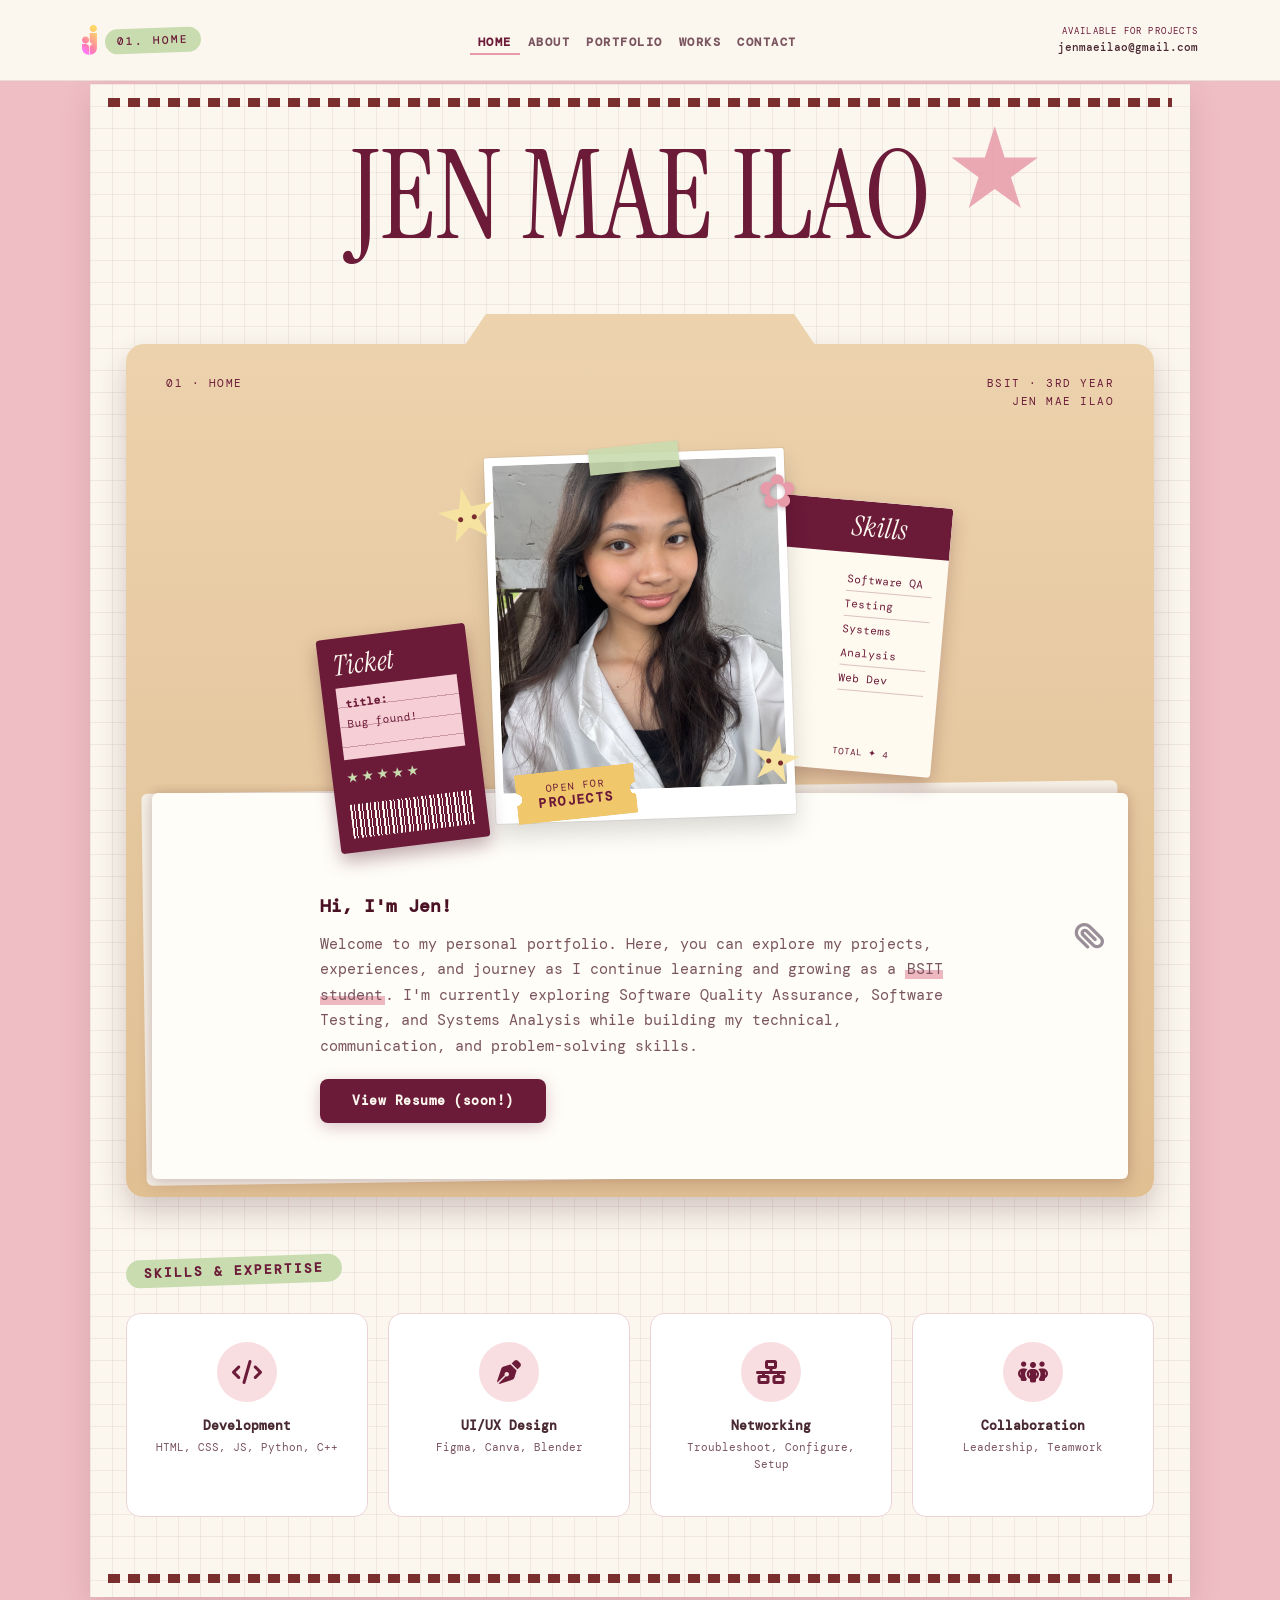
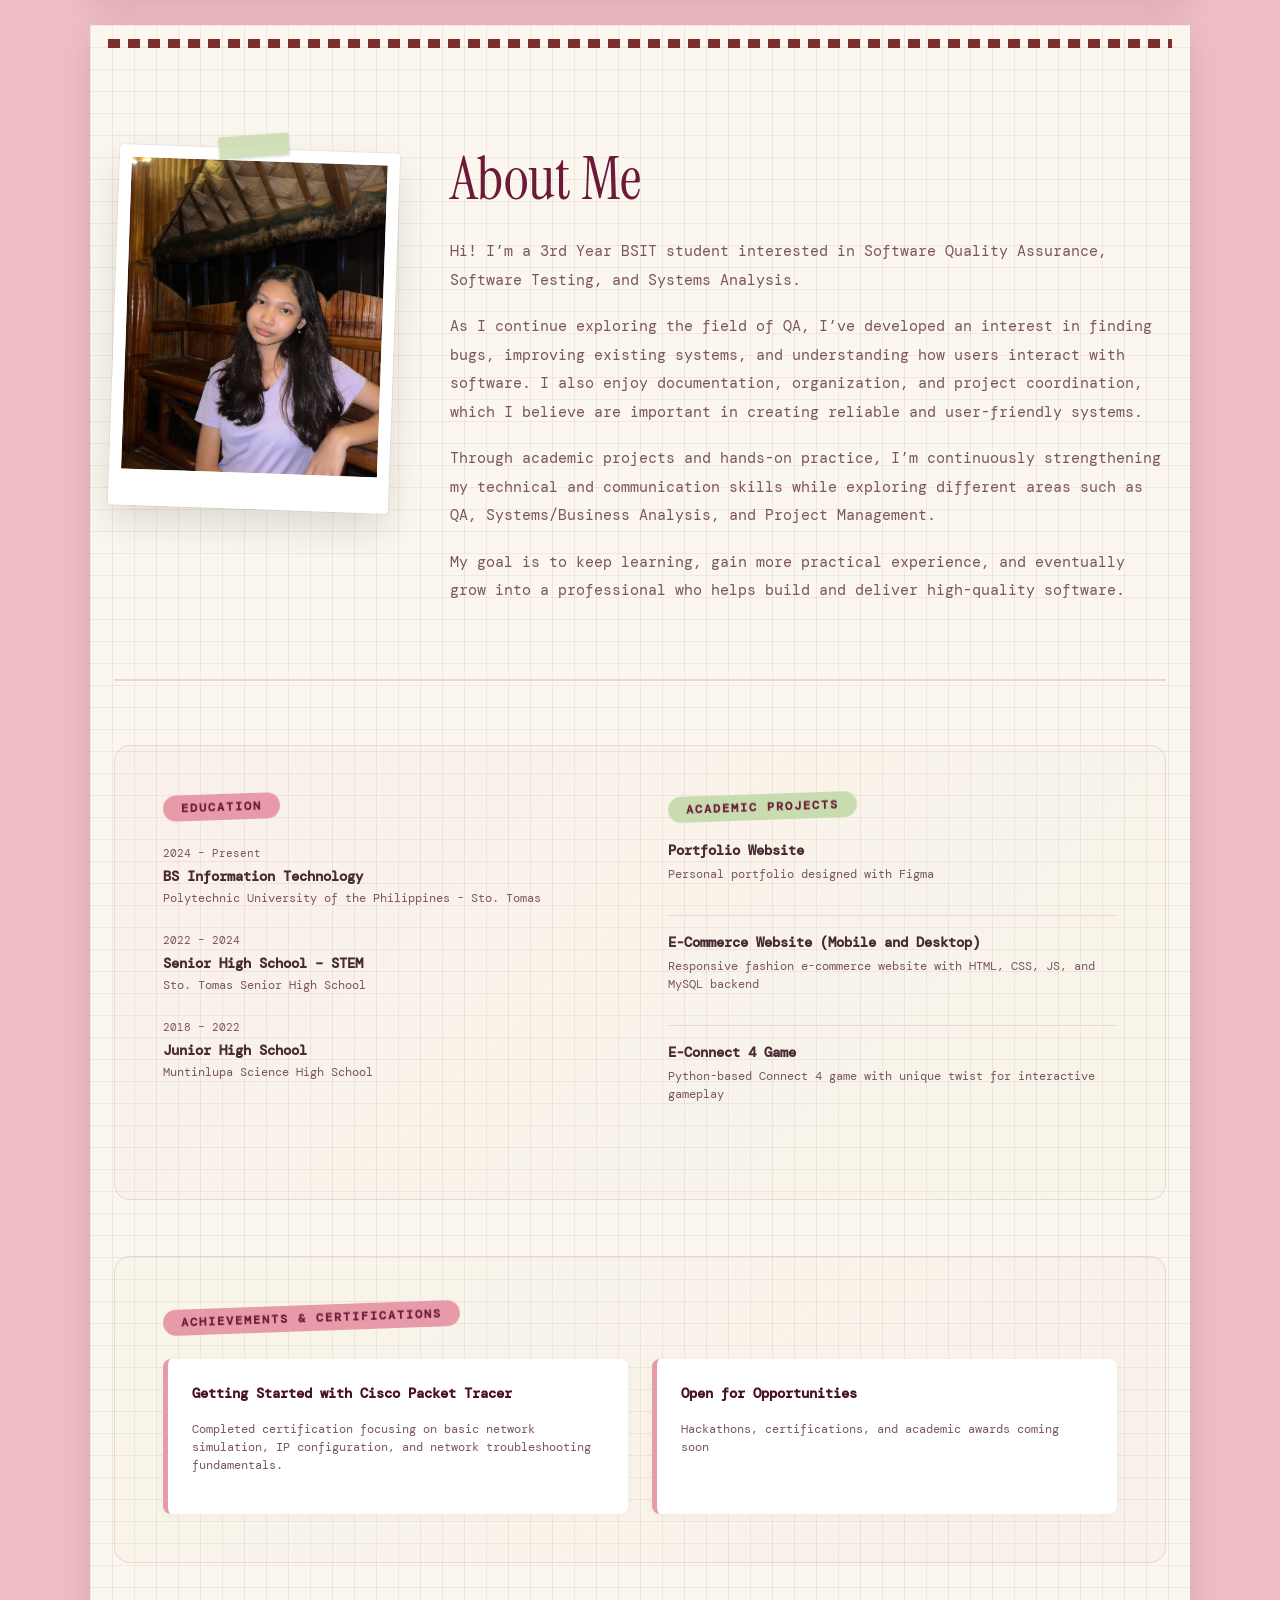
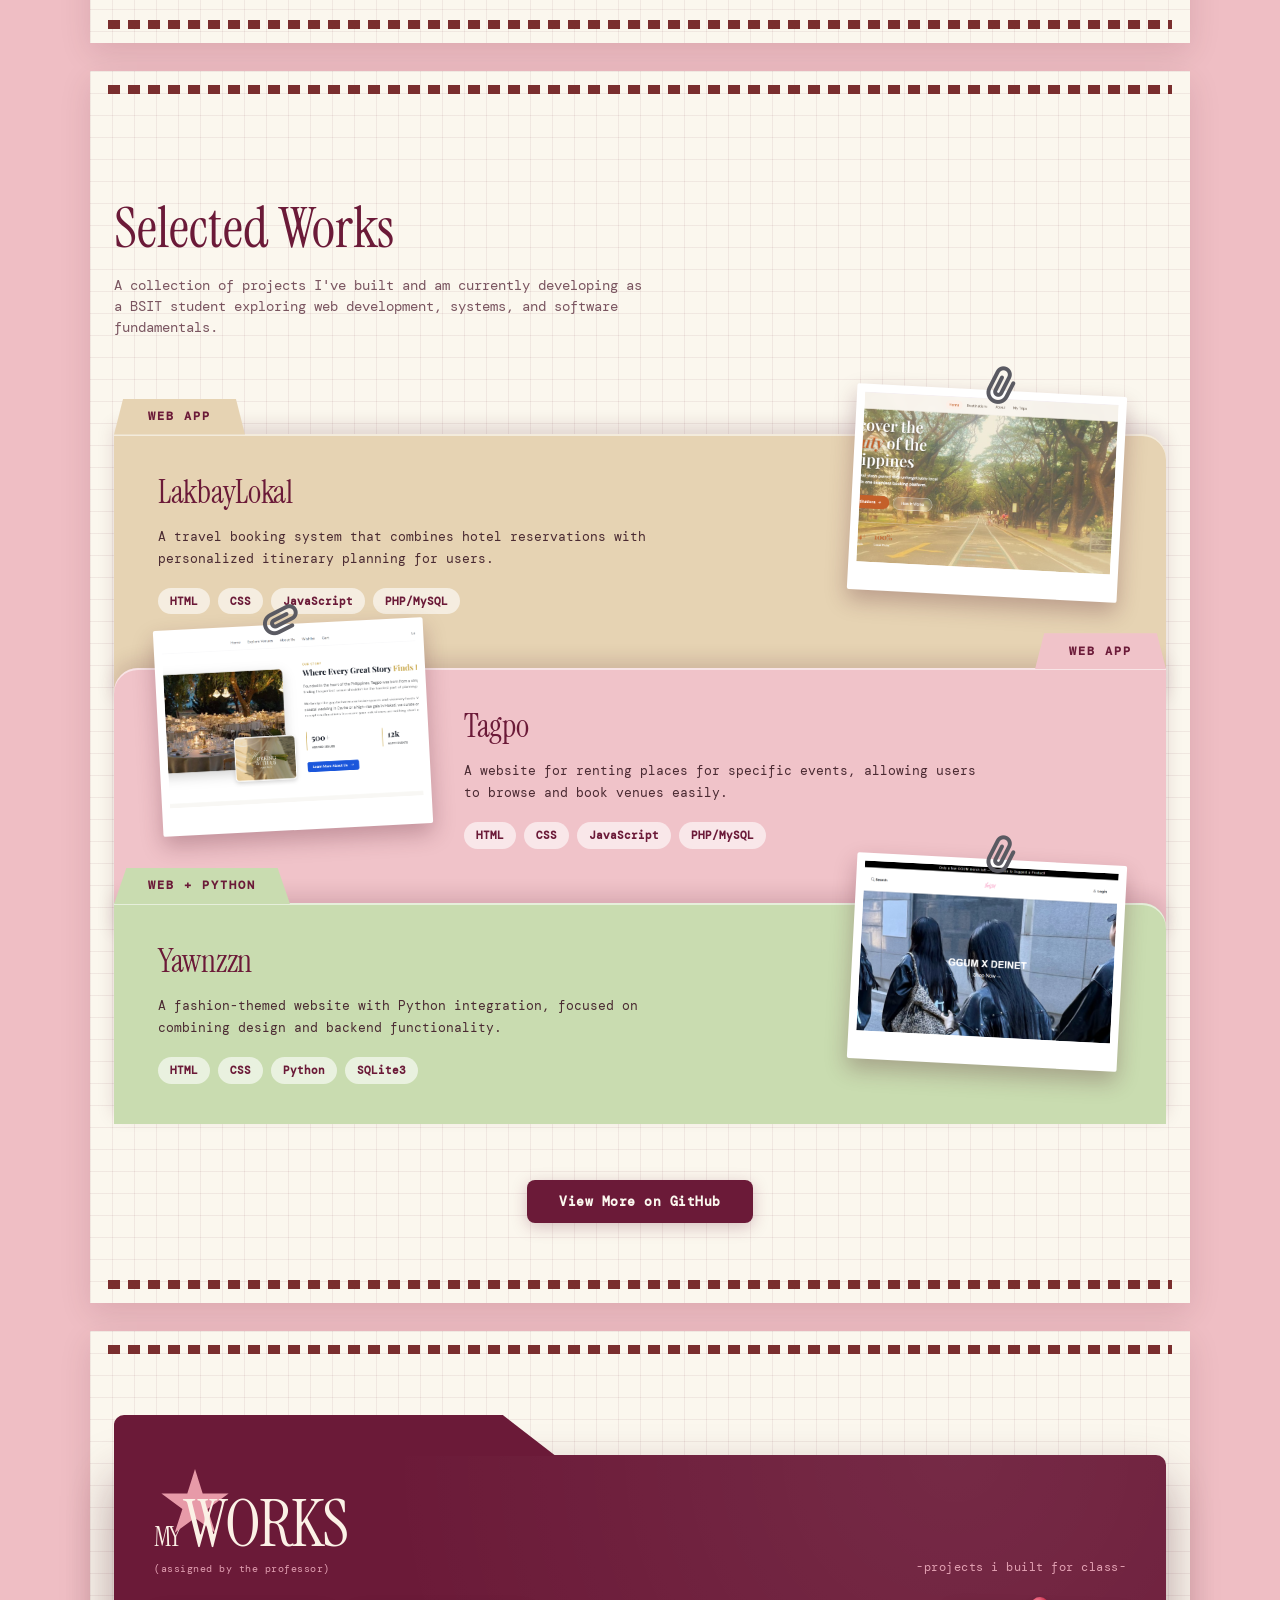
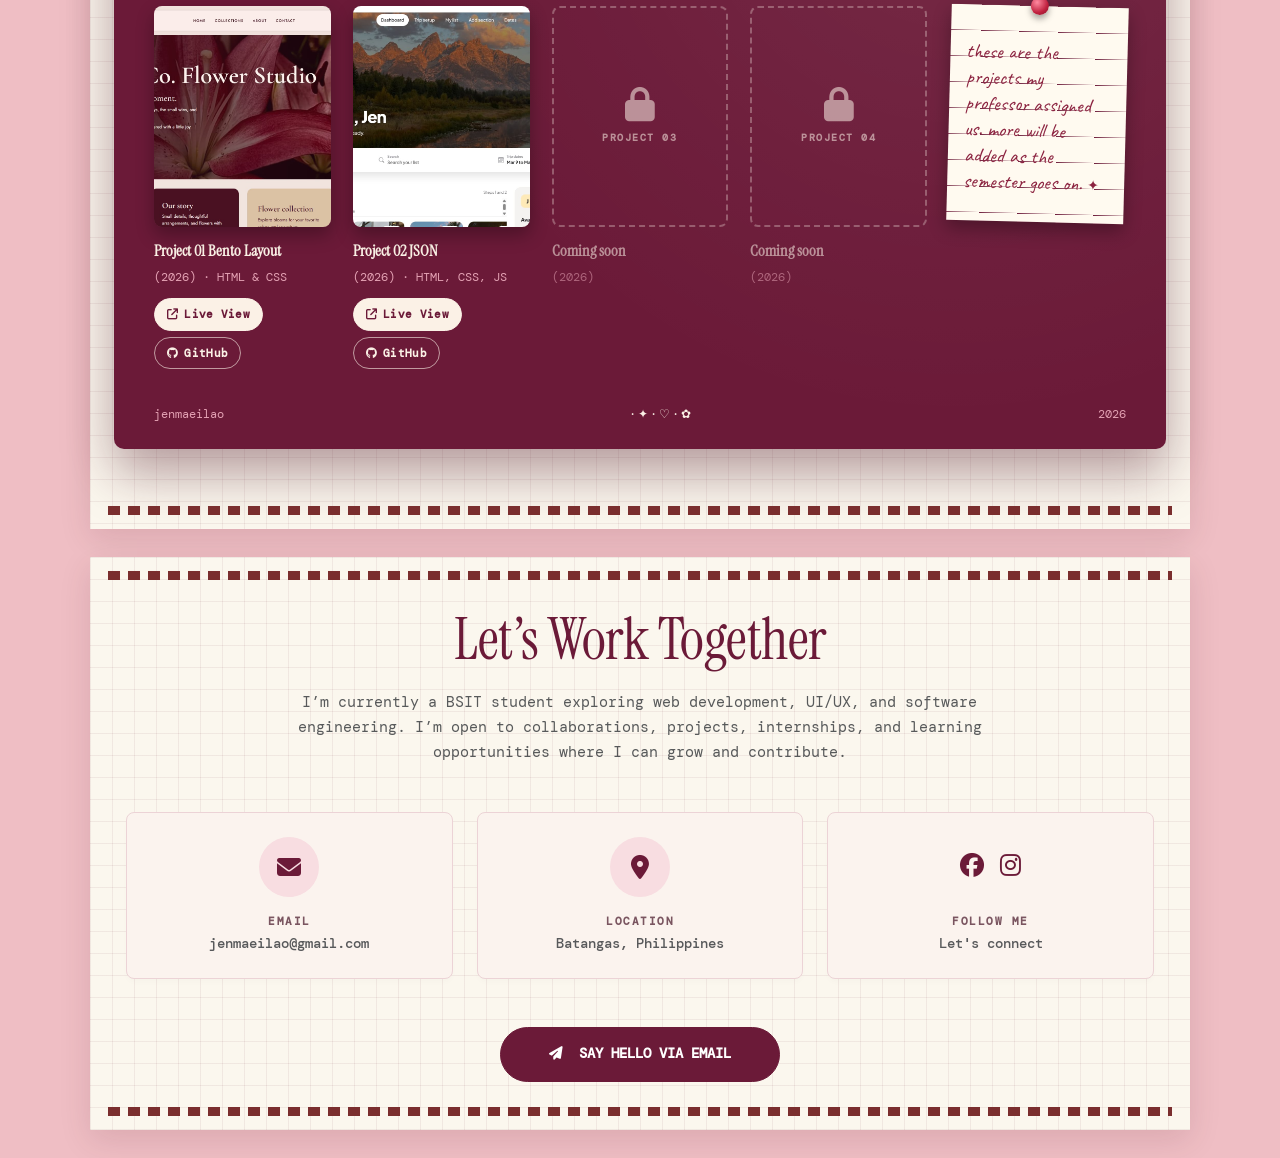
<file: index.html>
<!DOCTYPE html>
<html lang="en">

<head>
  <meta charset="UTF-8" />
  <meta name="viewport" content="width=device-width, initial-scale=1.0" />
  <title>My Portfolio</title>
  <link href="https://cdnjs.cloudflare.com/ajax/libs/bootstrap/5.3.0/css/bootstrap.min.css" rel="stylesheet" />
  <link rel="stylesheet" href="assets/style.css" />
  <link rel="preconnect" href="https://fonts.googleapis.com" />
  <link rel="preconnect" href="https://fonts.gstatic.com" crossorigin />
  <link
    href="https://fonts.googleapis.com/css2?family=Playfair+Display:wght@700;900&family=DM+Sans:wght@300;400;500;600&display=swap"
    rel="stylesheet" />
  <link href="https://fonts.googleapis.com/css2?family=Instrument+Serif&family=DM+Mono:wght@400;500&display=swap"
    rel="stylesheet" />
  <link rel="stylesheet" href="https://cdnjs.cloudflare.com/ajax/libs/font-awesome/6.5.0/css/all.min.css" />
  <link rel="icon" type="image/png" href="assets/img/logo.svg">
</head>

<body>

  <!-- ========== MORPHING NAVBAR ========== -->
  <nav class="navbar navbar-expand-lg navbar-light fixed-top" id="navbar">
    <div class="container-lg navbar-capsule-inner">
      <a class="navbar-brand d-flex align-items-center" href="#home">
        <img src="assets/img/logo.svg" alt="Logo" height="30" class="d-inline-block align-text-top me-2 logo-img">
        <span class="nav-breadcrumb d-none d-sm-inline" id="nav-breadcrumb">01. HOME</span>
      </a>

      <button class="navbar-toggler" type="button" data-bs-toggle="collapse" data-bs-target="#navbarNav"
        aria-controls="navbarNav" aria-expanded="false" aria-label="Toggle navigation">
        <span class="navbar-toggler-icon"></span>
      </button>

      <div class="collapse navbar-collapse" id="navbarNav">
        <ul class="navbar-nav mx-auto">
          <li class="nav-item"><a href="#home" class="nav-link active" data-section="home">HOME</a></li>
          <li class="nav-item"><a href="#about" class="nav-link" data-section="about">ABOUT</a></li>
          <li class="nav-item"><a href="#portfolio" class="nav-link" data-section="portfolio">PORTFOLIO</a></li>
          <li class="nav-item"><a href="#works" class="nav-link" data-section="works">WORKS</a></li>
          <li class="nav-item"><a href="#contact" class="nav-link" data-section="contact">CONTACT</a></li>
        </ul>
      </div>

      <div class="nav-email d-none d-lg-flex flex-column align-items-end">
        <span class="available-label">AVAILABLE FOR PROJECTS</span>
        <a href="mailto:jenmaeilao@gmail.com" class="email-link">jenmaeilao@gmail.com</a>
      </div>
    </div>
  </nav>

  <!-- ========== HOME ========== -->
  <section id="home" class="section section-home py-8">
    <div class="container-lg">
      <div class="row mb-8">
        <h1 class="hero-name">JEN MAE ILAO</h1>
        <div class="home-folder">
          <div class="hf-folder">

            <div class="hf-meta">
              <span>01 · Home</span>
              <span>BSIT · 3rd Year<br>Jen Mae Ilao</span>
            </div>

            <!-- collage -->
            <div class="hf-collage">
              <div class="hf-check">
                <span class="hf-script">Skills</span>
                <ul>
                  <li>Software QA</li>
                  <li>Testing</li>
                  <li>Systems Analysis</li>
                  <li>Web Dev</li>
                </ul>
                <small>TOTAL ✦ 4</small>
              </div>

              <div class="intro-photo hf-photo">
                <img src="assets/img/jenmaeilao.jpg" alt="Jen Mae Ilao" class="img-fluid" />
              </div>

              <div class="hf-ticket">
                <span class="hf-script">Ticket</span>
                <div class="hf-tk-box"><b>title:</b><br>Bug found!</div>
                <div class="hf-rating">★★★★★</div>
                <div class="hf-barcode"></div>
              </div>

              <div class="hf-tag">OPEN FOR<br><b>PROJECTS</b></div>
              <span class="hf-star s1"></span>
              <span class="hf-star s2"></span>
              <span class="hf-flower">✿</span>
            </div>

            <!-- paper sheet -->
            <div class="hf-paper">
              <div class="intro-body hf-paper-inner">
                <p class="greeting">Hi, I'm Jen!</p>
                <p class="intro-desc">Welcome to my personal portfolio. Here, you can explore my projects, experiences,
                  and
                  journey as I continue learning and growing as a <mark class="hf-mark">BSIT student</mark>. I'm
                  currently
                  exploring Software Quality Assurance, Software Testing, and Systems Analysis while building my
                  technical,
                  communication, and problem-solving skills.</p>
                <a href="#" class="btn-primary">View Resume (soon!)</a>
              </div>
            </div>

          </div>
        </div>

        <div class="skills-section">
          <h2 class="section-label">SKILLS &amp; EXPERTISE</h2>
          <div class="skills-grid">
            <div class="skill-card">
              <div class="skill-icon" style="background:#fff3ee"><i class="fa-solid fa-code" style="color:#e8572a"></i>
              </div>
              <p class="skill-name">Development</p>
              <p class="skill-tags">HTML, CSS, JS, Python, C++</p>
            </div>
            <div class="skill-card">
              <div class="skill-icon" style="background:#eef6ff"><i class="fa-solid fa-pen-nib"
                  style="color:#2a7ae8"></i>
              </div>
              <p class="skill-name">UI/UX Design</p>
              <p class="skill-tags">Figma, Canva, Blender</p>
            </div>
            <div class="skill-card">
              <div class="skill-icon" style="background:#f0fff4"><i class="fa-solid fa-network-wired"
                  style="color:#2e9e5b"></i></div>
              <p class="skill-name">Networking</p>
              <p class="skill-tags">Troubleshoot, Configure, Setup</p>
            </div>
            <div class="skill-card">
              <div class="skill-icon" style="background:#fff8ee"><i class="fa-solid fa-people-group"
                  style="color:#e8a52a"></i></div>
              <p class="skill-name">Collaboration</p>
              <p class="skill-tags">Leadership, Teamwork</p>
            </div>
          </div>
        </div>
      </div>
  </section>

  <!-- ========== ABOUT ========== -->
  <section id="about" class="section section-about">
    <div class="about-content">
      <div class="about-photo">
        <div class="photo-frame">
          <img src="assets/img/jen.jpg" alt="Profile Photo" onerror="this.parentElement.classList.add('no-img')" />
          <div class="photo-fallback"><i class="fa-solid fa-user"></i></div>
        </div>
      </div>
      <div class="about-body">
        <h2 class="about-heading">About Me</h2>
        <p>Hi! I’m a 3rd Year BSIT student interested in Software Quality Assurance, Software Testing, and Systems
          Analysis.</p>

        <p>As I continue exploring the field of QA, I’ve developed an interest in finding bugs, improving existing
          systems, and understanding how users interact with software. I also enjoy documentation, organization, and
          project coordination, which I believe are important in creating reliable and user-friendly systems.</p>

        <p>Through academic projects and hands-on practice, I’m continuously strengthening my technical and
          communication skills while exploring different areas such as QA, Systems/Business Analysis, and Project
          Management.</p>

        <p>My goal is to keep learning, gain more practical experience, and eventually grow into a professional who
          helps build and deliver high-quality software.</p>
      </div>
    </div>
    </div>

    <div class="about-details">
      <div class="about-col">
        <h3 class="col-heading orange">EDUCATION</h3>
        <div class="edu-item">
          <span class="edu-year">2024 – Present</span>
          <p class="edu-title">BS Information Technology</p>
          <p class="edu-sub">Polytechnic University of the Philippines - Sto. Tomas</p>
        </div>
        <div class="edu-item">
          <span class="edu-year">2022 – 2024</span>
          <p class="edu-title">Senior High School – STEM</p>
          <p class="edu-sub">Sto. Tomas Senior High School</p>
          <!-- <p class="edu-sub">With High Honors • STEM UP Member</p> -->
        </div>
        <div class="edu-item">
          <span class="edu-year">2018 – 2022</span>
          <p class="edu-title">Junior High School</p>
          <p class="edu-sub">Muntinlupa Science High School</p>
        </div>
      </div>
      <div class="about-col">
        <h3 class="col-heading teal">ACADEMIC PROJECTS</h3>
        <div class="project-item">
          <p class="project-title">Portfolio Website</p>
          <p class="project-sub">Personal portfolio designed with Figma</p>
        </div>
        <div class="project-item">
          <p class="project-title">E-Commerce Website (Mobile and Desktop)</p>
          <p class="project-sub">Responsive fashion e-commerce website with HTML, CSS, JS, and MySQL backend</p>
        </div>
        <div class="project-item">
          <p class="project-title">E-Connect 4 Game</p>
          <p class="project-sub">Python-based Connect 4 game with unique twist for interactive gameplay</p>
        </div>
      </div>
    </div>

    <div class="achievements">
      <h3 class="col-heading orange">ACHIEVEMENTS & CERTIFICATIONS</h3>
      <div class="ach-grid">

        <div class="ach-card">
          <p class="ach-title">Getting Started with Cisco Packet Tracer</p>
          <p class="ach-sub">Completed certification focusing on basic network simulation, IP configuration, and network
            troubleshooting fundamentals.</p>
        </div>

        <div class="ach-card">
          <p class="ach-title">Open for Opportunities</p>
          <p class="ach-sub">Hackathons, certifications, and academic awards coming soon</p>
        </div>
      </div>
    </div>
    </div>
  </section>

  <!-- ========== PORTFOLIO ========== -->
  <section id="portfolio" class="section section-portfolio">
    <div class="portfolio-header">
      <h2 class="portfolio-title">Selected Works</h2>
      <p class="portfolio-desc">
        A collection of projects I've built and am currently developing as a BSIT student exploring web development,
        systems, and software fundamentals.
      </p>
    </div>

    <div class="works-grid">

      <!-- LakbayLokal -->
      <div class="work-card" onclick="openModal('lakbaylokal')">
        <div class="work-badge web-design">Web App</div>
        <div class="work-thumb">
          <div class="click-hint"><span><i class="fa-solid fa-expand"></i> View Project</span></div>
          <img src="assets/img/lakbaylokal/lakbaylokal.png" alt="LakbayLokal Preview"
            onerror="this.style.display='none'; this.nextElementSibling.style.display='flex';">
          <div class="work-thumb-placeholder" style="display:none;">
            <i class="fa-solid fa-map-location-dot"></i>
            <span>LAKBAYLOKAL</span>
          </div>
        </div>
        <div class="work-info">
          <p class="work-title">LakbayLokal</p>
          <p class="work-desc">A travel booking system that combines hotel reservations with personalized itinerary
            planning for users.</p>
          <div class="work-tags">
            <span class="tag">HTML</span><span class="tag">CSS</span>
            <span class="tag">JavaScript</span><span class="tag">PHP/MySQL</span>
          </div>
        </div>
      </div>

      <!-- Tagpo -->
      <div class="work-card" onclick="openModal('tagpo')">
        <div class="work-badge web-design">Web App</div>
        <div class="work-thumb">
          <div class="click-hint"><span><i class="fa-solid fa-expand"></i> View Project</span></div>
          <img src="assets/img/tagpo/tagpo.png" alt="Tagpo Preview"
            onerror="this.style.display='none'; this.nextElementSibling.style.display='flex';">
          <div class="work-thumb-placeholder" style="display:none;">
            <i class="fa-solid fa-calendar-check"></i>
            <span>TAGPO</span>
          </div>
        </div>
        <div class="work-info">
          <p class="work-title">Tagpo</p>
          <p class="work-desc">A website for renting places for specific events, allowing users to browse and book
            venues easily.</p>
          <div class="work-tags">
            <span class="tag">HTML</span><span class="tag">CSS</span>
            <span class="tag">JavaScript</span><span class="tag">PHP/MySQL</span>
          </div>
        </div>
      </div>

      <!-- Yawnzzn -->
      <div class="work-card" onclick="openModal('yawnzzn')">
        <div class="work-badge python">Web + Python</div>
        <div class="work-thumb">
          <div class="click-hint"><span><i class="fa-solid fa-expand"></i> View Project</span></div>
          <img src="assets/img/yawnzzn/yawnzzn.png" alt="Yawnzzn Preview"
            onerror="this.style.display='none'; this.nextElementSibling.style.display='flex';">
          <div class="work-thumb-placeholder" style="display:none;">
            <i class="fa-solid fa-shirt"></i>
            <span>YAWNZZN</span>
          </div>
        </div>
        <div class="work-info">
          <p class="work-title">Yawnzzn</p>
          <p class="work-desc">A fashion-themed website with Python integration, focused on combining design and backend
            functionality.</p>
          <div class="work-tags">
            <span class="tag">HTML</span><span class="tag">CSS</span>
            <span class="tag">Python</span><span class="tag">SQLite3</span>
          </div>
        </div>
      </div>

    </div>

    <div class="portfolio-cta">
      <a href="https://github.com/jenmaeilao" class="btn-primary">View More on GitHub</a>
    </div>
  </section>

  <!-- ========== WORKS ========== -->
  <link href="https://fonts.googleapis.com/css2?family=Caveat:wght@500&display=swap" rel="stylesheet" />
  <section id="works" class="section section-works">
    <div class="works-backdrop">
      <div class="works-folder">

        <header class="works-head">
          <div>
            <h2 class="works-title"><span class="wt-small">My</span> <span class="wt-big"><span
                  class="wt-cap">W</span>orks</span></h2>
            <p class="works-sub">(assigned by the professor)</p>
          </div>
          <p class="works-tagline">-projects i built for class-</p>
        </header>

        <div class="works-row">

          <!-- PROJECT 01: replace the title, text, image and the two URLs below -->
          <article class="wk-card">
            <div class="wk-cover" onclick="openModal('project01')">
              <div class="wk-hint"><span><i class="fa-solid fa-expand"></i> View Project</span></div>
              <img src="assets/img/project-01.jpg" alt="Project 01 preview"
                onerror="this.style.display='none'; this.nextElementSibling.style.display='flex';">
              <div class="wk-ph" style="display:none;"><i class="fa-solid fa-laptop-code"></i><span>PROJECT 01</span>
              </div>
            </div>
            <h3 class="wk-title">Project 01 Bento Layout</h3>
            <p class="wk-meta">(2026) &middot; HTML & CSS</p>
            <div class="wk-actions">
              <a class="wk-btn wk-demo" href="https://jenmaeilao.github.io/web-development/activity-01-bento"
                target="_blank" rel="noopener"><i class="fa-solid fa-arrow-up-right-from-square"></i> Live View</a>
              <a class="wk-btn wk-git" href="https://github.com/jenmaeilao/web-development" target="_blank"
                rel="noopener"><i class="fa-brands fa-github"></i> GitHub</a>
            </div>
          </article>

          <article class="wk-card">
            <div class="wk-cover" onclick="openModal('project02')">
              <div class="wk-hint"><span><i class="fa-solid fa-expand"></i> View Project</span></div>
              <img src="assets/img/project-02.jpg" alt="Project 02 preview"
                onerror="this.style.display='none'; this.nextElementSibling.style.display='flex';">
              <div class="wk-ph" style="display:none;"><i class="fa-solid fa-laptop-code"></i><span>PROJECT 02</span>
              </div>
            </div>
            <h3 class="wk-title">Project 02 JSON</h3>
            <p class="wk-meta">(2026) &middot; HTML, CSS, JS</p>
            <div class="wk-actions">
              <a class="wk-btn wk-demo" href="https://jenmaeilao.github.io/web-development/activity-02-json"
                target="_blank" rel="noopener"><i class="fa-solid fa-arrow-up-right-from-square"></i> Live View</a>
              <a class="wk-btn wk-git" href="https://github.com/jenmaeilao/web-development" target="_blank"
                rel="noopener"><i class="fa-brands fa-github"></i> GitHub</a>
            </div>
          </article>

          <!-- Placeholders: copy the card above over one of these when the next project is assigned -->
          <article class="wk-card is-empty">
            <div class="wk-cover">
              <div class="wk-ph"><i class="fa-solid fa-lock"></i><span>PROJECT 03</span></div>
            </div>
            <h3 class="wk-title">Coming soon</h3>
            <p class="wk-meta">(2026)</p>
          </article>
          <article class="wk-card is-empty">
            <div class="wk-cover">
              <div class="wk-ph"><i class="fa-solid fa-lock"></i><span>PROJECT 04</span></div>
            </div>
            <h3 class="wk-title">Coming soon</h3>
            <p class="wk-meta">(2026)</p>
          </article>

          <aside class="wk-note">
            <span class="wk-pin"></span>
            <p>these are the projects my professor assigned us. more will be added as the semester goes on. <span
                class="wk-spark">&#10022;</span></p>
          </aside>
        </div>

        <footer class="works-foot">
          <span>jenmaeilao</span>
          <span class="works-orn">&middot;&#10022;&middot;&#9825;&middot;&#10047;</span>
          <span>2026</span>
        </footer>
      </div>
    </div>
  </section>

  <!-- ========== CONTACT ========== -->
  <section id="contact" class="section section-contact py-5">
    <div class="container-lg">

      <div class="contact-header text-center mb-5">
        <h2 class="contact-title display-5 fw-bold mb-3">Let’s Work Together</h2>
        <p class="contact-desc text-muted mx-auto col-lg-8">
          I’m currently a BSIT student exploring web development, UI/UX, and software engineering. I’m open to
          collaborations, projects, internships, and learning opportunities where I can grow and contribute.
        </p>
      </div>

      <div class="row g-4 contact-info text-center justify-content-center">

        <div class="col-12 col-sm-6 col-md-4">
          <a href="mailto:jenmaeilao@gmail.com" class="contact-card-link">
            <div class="info-card card h-100 p-4 border-0 rounded-3">
              <div class="info-icon icon-email rounded-circle mb-3 mx-auto">
                <i class="fa-solid fa-envelope fs-4"></i>
              </div>
              <p class="info-label fw-bold mb-1">Email</p>
              <p class="info-value text-muted small mb-0 text-truncate w-100">jenmaeilao@gmail.com</p>
            </div>
          </a>
        </div>

        <div class="col-12 col-sm-6 col-md-4">
          <div class="info-card card h-100 p-4 border-0 rounded-3">
            <div class="info-icon icon-location rounded-circle mb-3 mx-auto">
              <i class="fa-solid fa-location-dot fs-4"></i>
            </div>
            <p class="info-label fw-bold mb-1">Location</p>
            <p class="info-value text-muted small mb-0">Batangas, Philippines</p>
          </div>
        </div>

        <div class="col-12 col-sm-6 col-md-4">
          <div class="info-card card h-100 p-4 border-0 rounded-3">
            <div
              class="info-icon icon-socials d-inline-flex align-items-center justify-content-center gap-3 mb-3 mx-auto">
              <a href="https://www.facebook.com/jukyumz" target="_blank"><i class="fa-brands fa-facebook fs-4"></i></a>
              <a href="https://www.instagram.com/yawnzjei" target="_blank"><i
                  class="fa-brands fa-instagram fs-4"></i></a>
            </div>
            <p class="info-label fw-bold mb-1">Follow Me</p>
            <p class="info-value text-muted small mb-0">Let's connect</p>
          </div>
        </div>

      </div>

      <div class="text-center mt-5">
        <a href="mailto:jenmaeilao@gmail.com"
          class="btn btn-contact-cta rounded-pill px-5 py-3 fw-semibold text-uppercase tracking-wider">
          <i class="fa-solid fa-paper-plane me-2"></i> Say Hello via Email
        </a>
      </div>

    </div>
  </section>

  <!-- ========== PROJECT MODAL ========== -->
  <div class="proj-modal-overlay" id="projectModal" onclick="handleOverlayClick(event)">
    <div class="proj-modal" id="projectModalBox">

      <button class="modal-close-btn" onclick="closeModal()">
        <i class="fa-solid fa-xmark"></i>
      </button>

      <!-- Slideshow gallery -->
      <div class="modal-gallery" id="modalGallery">
        <!-- slides injected by JS -->
        <button class="gallery-nav gallery-prev" onclick="slideGallery(-1)">
          <i class="fa-solid fa-chevron-left"></i>
        </button>
        <button class="gallery-nav gallery-next" onclick="slideGallery(1)">
          <i class="fa-solid fa-chevron-right"></i>
        </button>
        <div class="gallery-dots" id="galleryDots"></div>
      </div>

      <!-- Text content -->
      <div class="modal-body-content">
        <span class="modal-project-badge" id="modalBadge"></span>
        <h2 class="modal-project-title" id="modalTitle"></h2>
        <p class="modal-project-desc" id="modalDesc"></p>
        <div class="modal-features">
          <h4>Key Features</h4>
          <ul class="feature-list" id="modalFeatures"></ul>
        </div>
        <div class="modal-tags" id="modalTags"></div>
        <div class="modal-links" id="modalLinks"></div>
      </div>
    </div>
  </div>

  <script src="https://cdn.jsdelivr.net/npm/bootstrap@5.3.8/dist/js/bootstrap.bundle.min.js"
    integrity="sha384-FKyoEForCGlyvwx9Hj09JcYn3nv7wiPVlz7YYwJrWVcXK/BmnVDxM+D2scQbITxI"
    crossorigin="anonymous"></script>
  <script src="assets/script.js"></script>
  <script src="https://cdn.emailjs.com/dist/email.min.js"></script>
</body>

</html>
</file>
<file: assets/style.css>
:root {
  --pink:      #efbec4;
  --lime:      #e79aa8;   /* accent (was green) */
  --lightblue: #c9dcb0;   /* sage secondary (was blue) */
  --wine:      #6b1a38;
  --brown:     #7a2e2e;
  --sage:      #c9dcb0;
  --cream:     #fbf7ee;
  --dark:      #4a1124;
  --text:      #4a2a32;
  --light-text:#7a5560;
  --bg:        #efbec4;
  --bg-soft:   #fbf3ee;
  --border:    #ecd3d6;
  --nav-h:     64px;
  --font-head: 'Instrument Serif', 'Playfair Display', serif;
  --font-body: 'DM Mono', monospace;
  --shadow:    0 8px 32px rgba(74,17,36,0.14);
  --shadow-lg: 0 12px 48px rgba(74,17,36,0.18);
}

html { scroll-behavior: smooth; scroll-padding-top: var(--nav-h); }
body { font-family: var(--font-body); color: var(--text); background: var(--bg); overflow-x: hidden; }

/* =========== NAVBAR =========== */
#navbar {
  top: 0; left: 0; right: 0; width: 100%;
  padding: 20px 5%;
  background-color: #ffffff !important;
  border-bottom: 1px solid rgba(0,0,0,0.05);
  transition: all 0.5s cubic-bezier(0.4, 0, 0.2, 1);
  z-index: 1050;
}
#navbar.scrolled {
  top: 15px;
  max-width: 92%;
  margin: 0 auto;
  padding: 10px 24px;
  border-radius: 50px;
  background-color: rgba(255,255,255,0.8) !important;
  backdrop-filter: blur(12px);
  box-shadow: 0 10px 30px rgba(0,0,0,0.08);
  border: 1px solid rgba(255,255,255,0.4);
}
#navbar.scrolled .logo-img { height: 26px; }
.nav-breadcrumb { font-size: 11px; letter-spacing: 2px; color: var(--light-text); min-width: 90px; }
.nav-link {
  font-size: 12px; font-weight: 600; letter-spacing: 1.5px;
  color: var(--light-text) !important;
  text-decoration: none; padding-bottom: 2px;
  border-bottom: 2px solid transparent;
  transition: color .2s, border-color .2s;
}
.nav-link:hover, .nav-link.active { color: var(--lime) !important; border-bottom-color: var(--lime); }
.available-label { font-size: 9px; letter-spacing: 1.2px; color: var(--light-text); text-transform: uppercase; }
.email-link { font-size: 11px; color: var(--text); text-decoration: none; font-weight: 500; }
.email-link:hover { color: var(--lime); }

/* =========== SECTIONS =========== */
.section {
  min-height: auto !important;
  padding: calc(var(--nav-h) + 60px) 24px 80px;
  max-width: 1100px;
  margin: 0 auto;
}

.section-home {
  min-height: 100vh; 
  display: flex;
  align-items: center; 
}

/* =========== HOME =========== */
/* .section-home { display: flex; flex-direction: column; justify-content: center; } */
.hero-name {
  font-family: var(--font-head);
  font-size: clamp(48px, 8vw, 90px);
  font-weight: 900; text-align: center;
  letter-spacing: -1px; color: var(--dark);
  margin-bottom: 48px;
  animation: fadeUp .8s ease both;
}
.home-intro { display: flex; gap: 48px; align-items: flex-start; animation: fadeUp .9s .1s ease both; }
.intro-photo {
  flex-shrink: 0; width: 200px; height: 240px;
  background: #fff; border: 8px solid #fff; border-radius: 2px;
  display: flex; align-items: center; justify-content: center;
  box-shadow: 0 12px 24px rgba(0,0,0,0.15), 0 0 0 1px rgba(0,0,0,0.05);
  position: relative; transform: rotate(-3deg); transition: transform .3s ease;
}

.intro-photo img {
  width: 100%;
  height: 100%;
  object-fit: cover; 
  object-position: center; 
  border-radius: 2px; 
}
.intro-photo:hover { transform: rotate(-3deg) translateY(-4px); }
.intro-photo i { font-size: 64px; color: rgba(231,154,168, 0.3); }
.intro-body { flex: 1; padding-top: 20px; }
.intro-body .greeting { font-size: 18px; font-weight: 600; margin-bottom: 12px; color: var(--dark); }
.intro-body .intro-desc { font-size: 15px; line-height: 1.7; color: var(--light-text); margin-bottom: 20px; max-width: 520px; }
.btn-primary {
  display: inline-block; background: var(--lime); color: var(--dark);
  font-size: 13px; font-weight: 700; letter-spacing: .5px;
  padding: 12px 32px; border-radius: 8px; text-decoration: none;
  transition: all .3s ease; border: none; cursor: pointer;
  box-shadow: 0 4px 16px rgba(231,154,168, 0.25);
}
.btn-primary:hover { background: #d9808f; transform: translateY(-3px); box-shadow: 0 8px 24px rgba(231,154,168, 0.35); }

/* Skills */
.skills-section { margin-top: 60px; animation: fadeUp 1s .2s ease both; }
.section-label {
  font-size: 13px; font-weight: 700; letter-spacing: 2.5px; color: var(--dark);
  margin-bottom: 28px; position: relative; padding-left: 16px;
}
.section-label::before {
  content: ''; position: absolute; left: 0; top: 50%; transform: translateY(-50%);
  width: 4px; height: 16px; background: var(--lime); border-radius: 2px;
}
.skills-grid { display: grid; grid-template-columns: repeat(4, 1fr); gap: 20px; }
.skill-card { text-align: center; padding: 28px 20px; border: 1px solid var(--border); border-radius: 14px; transition: all .3s ease; background: #fff; }
.skill-card:hover { transform: translateY(-6px); box-shadow: 0 12px 32px rgba(231,154,168, 0.12); border-color: rgba(231,154,168, 0.3); }
.skill-icon { width: 60px; height: 60px; border-radius: 50%; display: flex; align-items: center; justify-content: center; font-size: 24px; margin: 0 auto 14px; transition: all .3s ease; }
.skill-card:hover .skill-icon { transform: scale(1.1); }
.skill-name { font-weight: 600; font-size: 13px; margin-bottom: 4px; }
.skill-tags { font-size: 11px; color: var(--light-text); }

/* =========== ABOUT =========== */
.section-about { min-height: auto; border-top: none; }
.about-content { display: flex; gap: 56px; align-items: flex-start; margin-bottom: 64px; padding-bottom: 56px; border-bottom: 2px solid var(--border); }
.about-photo { flex-shrink: 0; position: relative; }
.photo-frame {
  width: 280px; height: 360px; border-radius: 4px; overflow: hidden;
  background: linear-gradient(135deg, #fbe9ea 0%, #eef3e4 100%);
  position: relative; border: 12px solid #fff;
  box-shadow: 0 16px 40px rgba(0,0,0,0.12), 0 0 0 1px rgba(0,0,0,0.05);
  transform: rotate(2deg); transition: all .3s ease;
}
.photo-frame:hover { transform: rotate(2deg) translateY(-6px); box-shadow: 0 20px 48px rgba(231,154,168, 0.2), 0 0 0 1px rgba(0,0,0,0.05); }
.photo-frame img { width: 100%; height: 100%; object-fit: cover; display: block; }
.photo-fallback { display: none; position: absolute; inset: 0; align-items: center; justify-content: center; font-size: 64px; color: rgba(231,154,168, 0.2); }
.photo-frame.no-img img { display: none; }
.photo-frame.no-img .photo-fallback { display: flex; }
.about-heading { font-family: var(--font-head); font-size: 44px; color: var(--dark); margin-bottom: 28px; font-weight: 700; }
.about-body p { font-size: 15px; line-height: 1.9; color: var(--light-text); margin-bottom: 18px; }
.about-details { display: grid; grid-template-columns: 1fr 1fr; gap: 56px; margin-bottom: 56px; padding: 48px; border-radius: 16px; background: linear-gradient(135deg, rgba(231,154,168, 0.06) 0%, rgba(201,220,176, 0.06) 100%); border: 1px solid rgba(231,154,168, 0.15); }
.col-heading { font-size: 12px; font-weight: 700; letter-spacing: 2px; margin-bottom: 20px; }
.col-heading.orange { color: var(--lime); }
.col-heading.teal   { color: var(--lightblue); }
.edu-item { margin-bottom: 20px; }
.edu-year { font-size: 11px; color: var(--light-text); }
.edu-title { font-weight: 600; font-size: 14px; margin: 2px 0; }
.edu-sub { font-size: 12px; color: var(--light-text); }
.project-item { margin-bottom: 16px; padding-bottom: 16px; border-bottom: 1px solid var(--border); }
.project-item:last-child { border-bottom: none; }
.project-title { font-weight: 600; font-size: 14px; margin-bottom: 4px; }
.project-sub { font-size: 12px; color: var(--light-text); }
.achievements { padding: 48px; border-radius: 16px; background: linear-gradient(135deg, rgba(201,220,176, 0.06) 0%, rgba(231,154,168, 0.06) 100%); border: 1px solid rgba(201,220,176, 0.15); }
.achievements .col-heading { margin-bottom: 28px; }
.ach-grid { display: grid; grid-template-columns: repeat(2, 1fr); gap: 24px; margin-top: 0; }
.ach-card { padding: 24px; border-left: 5px solid var(--lime); background: #fff; border-radius: 8px; transition: all .3s ease; box-shadow: 0 2px 8px rgba(0,0,0,0.04); }
.ach-card:hover { transform: translateY(-4px); box-shadow: 0 8px 24px rgba(231,154,168, 0.2); }
.ach-title { font-weight: 700; font-size: 14px; color: var(--dark); }
.ach-sub { font-size: 12px; color: var(--light-text); margin-top: 6px; line-height: 1.5; }

/* =========== PORTFOLIO =========== */
.section-portfolio { min-height: auto; border-top: 1px solid var(--border); }
.portfolio-header { margin-bottom: 40px; }
.portfolio-title { font-family: var(--font-head); font-size: 42px; color: var(--lime); margin-bottom: 12px; }
.portfolio-desc { font-size: 14px; color: var(--light-text); max-width: 540px; }
.works-grid { display: grid; grid-template-columns: repeat(3, 1fr); gap: 24px; margin-bottom: 40px; }

.work-card {
  border: none; border-radius: 3px; overflow: visible;
  transition: all .4s cubic-bezier(0.34, 1.56, 0.64, 1);
  position: relative; background: #fff;
  box-shadow: 0 2px 8px rgba(0,0,0,0.08), 4px 6px 16px rgba(0,0,0,0.1);
  transform: rotate(-2deg);
  cursor: pointer;
}
.work-card::before {
  content: ''; position: absolute;
  inset: -8px -4px -12px -8px; background: #fff; border-radius: 2px;
  box-shadow: 0 2px 6px rgba(0,0,0,0.06), 4px 4px 12px rgba(0,0,0,0.08);
  transform: rotate(1.5deg); z-index: -1;
  border-top: 3px solid rgba(231,154,168, 0.2);
}
.work-card::after {
  content: ''; position: absolute;
  inset: -16px -8px -20px -16px; background: #f9f9f9; border-radius: 2px;
  box-shadow: 0 1px 4px rgba(0,0,0,0.04), 4px 2px 8px rgba(0,0,0,0.06);
  transform: rotate(-1deg); z-index: -2;
}
.work-card:hover { transform: rotate(-2deg) translateY(-8px); box-shadow: 0 8px 24px rgba(231,154,168, 0.15), 4px 10px 28px rgba(0,0,0,0.12); }
.work-card:nth-child(1) { transform: rotate(-2deg); }
.work-card:nth-child(1)::before { transform: rotate(1.5deg); }
.work-card:nth-child(1)::after  { transform: rotate(-1deg); }
.work-card:nth-child(1):hover   { transform: rotate(-2deg) translateY(-8px); }
.work-card:nth-child(2) { transform: rotate(1.5deg); }
.work-card:nth-child(2)::before { transform: rotate(-1deg); }
.work-card:nth-child(2)::after  { transform: rotate(0.5deg); }
.work-card:nth-child(2):hover   { transform: rotate(1.5deg) translateY(-8px); }
.work-card:nth-child(3) { transform: rotate(-1.5deg); }
.work-card:nth-child(3)::before { transform: rotate(2deg); }
.work-card:nth-child(3)::after  { transform: rotate(-0.5deg); }
.work-card:nth-child(3):hover   { transform: rotate(-1.5deg) translateY(-8px); }

/* Click hint overlay on card thumb */
.work-card .click-hint {
  position: absolute; inset: 0;
  background: rgba(74,17,36,0);
  display: flex; align-items: center; justify-content: center;
  opacity: 0; transition: all .3s ease; border-radius: 2px 2px 0 0; z-index: 10;
}
.work-card:hover .click-hint { background: rgba(74,17,36,0.35); opacity: 1; }
.click-hint span {
  background: var(--lime); color: var(--dark);
  font-size: 12px; font-weight: 700; letter-spacing: 1px;
  padding: 10px 22px; border-radius: 50px;
  display: flex; align-items: center; gap: 8px;
  box-shadow: 0 4px 16px rgba(0,0,0,0.2);
  transform: translateY(6px); transition: transform .3s ease;
}
.work-card:hover .click-hint span { transform: translateY(0); }

.work-badge {
  position: absolute; top: 16px; right: 16px;
  font-size: 11px; font-weight: 700;
  padding: 6px 14px; border-radius: 20px; letter-spacing: .5px; z-index: 5;
  backdrop-filter: blur(8px); border: 1px solid rgba(255,255,255,0.3);
}
.work-badge.web-design { background: rgba(231,154,168, 0.85); color: var(--dark); }
.work-badge.python     { background: rgba(201,220,176, 0.85); color: var(--dark); }

.work-thumb {
  width: 100%; height: 220px;
  background: linear-gradient(135deg, #fbe9ea 0%, #eef3e4 100%);
  border-bottom: 2px solid rgba(231,154,168, 0.2);
  position: relative; display: flex; align-items: center; justify-content: center;
  overflow: hidden; border-radius: 2px 2px 0 0;
}
.work-thumb img { width: 100%; height: 100%; object-fit: cover; }
/* Placeholder when no image */
.work-thumb-placeholder {
  display: flex; flex-direction: column; align-items: center; justify-content: center;
  gap: 8px; color: rgba(231,154,168,0.4); width: 100%; height: 100%;
}
.work-thumb-placeholder i { font-size: 48px; }
.work-thumb-placeholder span { font-size: 11px; font-weight: 600; letter-spacing: 1px; color: var(--light-text); }

.work-info { padding: 28px; }
.work-title { font-weight: 700; font-size: 17px; margin-bottom: 12px; color: var(--dark); letter-spacing: -0.3px; }
.work-desc  { font-size: 13px; color: var(--light-text); line-height: 1.7; margin-bottom: 18px; }
.work-tags  { display: flex; flex-wrap: wrap; gap: 8px; }
.tag { font-size: 11px; padding: 5px 12px; border-radius: 16px; background: var(--bg-soft); border: 1px solid rgba(231,154,168, 0.4); color: var(--dark); font-weight: 600; transition: all .2s ease; }
.work-card:hover .tag { border-color: var(--lime); background: rgba(231,154,168, 0.1); }

.portfolio-cta { text-align: center; }

/* =========== PROJECT MODAL =========== */
.proj-modal-overlay {
  display: none;
  position: fixed; inset: 0; z-index: 9000;
  background: rgba(60,10,30, 0.85);
  backdrop-filter: blur(10px);
  align-items: center; justify-content: center;
  padding: 24px;
}
.proj-modal-overlay.open { display: flex; }

.proj-modal {
  background: #fff; border-radius: 20px;
  max-width: 880px; width: 100%;
  max-height: 90vh; overflow-y: auto;
  box-shadow: 0 32px 80px rgba(0,0,0,0.3);
  animation: modalIn .35s cubic-bezier(0.34, 1.56, 0.64, 1) both;
  position: relative;
}
@keyframes modalIn {
  from { opacity: 0; transform: scale(0.88) translateY(24px); }
  to   { opacity: 1; transform: scale(1) translateY(0); }
}

.modal-close-btn {
  position: absolute; top: 16px; right: 20px; z-index: 10;
  background: rgba(255,255,255,0.9); border: none; border-radius: 50%;
  width: 38px; height: 38px; font-size: 18px; cursor: pointer;
  display: flex; align-items: center; justify-content: center;
  color: var(--dark); box-shadow: 0 2px 8px rgba(0,0,0,0.12);
  transition: all .2s ease;
}
.modal-close-btn:hover { background: var(--lime); transform: scale(1.1); }

/* Gallery slideshow */
.modal-gallery {
  position: relative; height: 340px; background: linear-gradient(135deg, #fbe9ea 0%, #eef3e4 100%);
  border-radius: 20px 20px 0 0; overflow: hidden;
}
.gallery-slide {
  position: absolute; inset: 0;
  display: flex; align-items: center; justify-content: center;
  opacity: 0; transition: opacity .4s ease;
}
.gallery-slide.active { opacity: 1; }
.gallery-slide img { width: 100%; height: 100%; object-fit: contain; }
.gallery-placeholder {
  display: flex; flex-direction: column; align-items: center; justify-content: center;
  gap: 12px; width: 100%; height: 100%;
}
.gallery-placeholder i { font-size: 64px; color: rgba(231,154,168,0.35); }
.gallery-placeholder p { font-size: 12px; color: var(--light-text); letter-spacing: 1px; font-weight: 600; }
.gallery-placeholder .slide-num { font-size: 28px; font-weight: 700; color: rgba(231,154,168,0.5); font-family: var(--font-head); }

/* Prev / Next arrows */
.gallery-nav {
  position: absolute; top: 50%; transform: translateY(-50%);
  background: rgba(255,255,255,0.9); border: none; border-radius: 50%;
  width: 40px; height: 40px; font-size: 16px; cursor: pointer; z-index: 5;
  display: flex; align-items: center; justify-content: center;
  color: var(--dark); box-shadow: 0 2px 12px rgba(0,0,0,0.15);
  transition: all .2s ease;
}
.gallery-nav:hover { background: var(--lime); transform: translateY(-50%) scale(1.1); }
.gallery-prev { left: 14px; }
.gallery-next { right: 14px; }

/* Dot indicators */
.gallery-dots {
  position: absolute; bottom: 14px; left: 50%; transform: translateX(-50%);
  display: flex; gap: 6px; z-index: 5;
}
.gallery-dot {
  width: 8px; height: 8px; border-radius: 50%; border: none; cursor: pointer;
  background: rgba(255,255,255,0.5); transition: all .2s ease; padding: 0;
}
.gallery-dot.active { background: var(--lime); transform: scale(1.3); }

/* Modal body */
.modal-body-content { padding: 32px 36px 36px; }
.modal-project-badge {
  display: inline-block; font-size: 11px; font-weight: 700; letter-spacing: 1px;
  padding: 5px 14px; border-radius: 20px; margin-bottom: 14px;
}
.modal-project-badge.web-design { background: rgba(231,154,168,0.2); color: #8a2e47; }
.modal-project-badge.python     { background: rgba(201,220,176,0.2); color: #4f6b3a; }
.modal-project-title { font-family: var(--font-head); font-size: 34px; font-weight: 700; color: var(--dark); margin-bottom: 16px; }
.modal-project-desc { font-size: 14px; color: var(--light-text); line-height: 1.8; margin-bottom: 24px; }
.modal-features { margin-bottom: 24px; }
.modal-features h4 { font-size: 12px; font-weight: 700; letter-spacing: 2px; color: var(--dark); margin-bottom: 12px; text-transform: uppercase; }
.feature-list { list-style: none; display: flex; flex-direction: column; gap: 8px; }
.feature-list li { font-size: 13px; color: var(--light-text); display: flex; align-items: flex-start; gap: 10px; }
.feature-list li::before { content: ''; width: 6px; height: 6px; background: var(--lime); border-radius: 50%; margin-top: 6px; flex-shrink: 0; }
.modal-tags { display: flex; flex-wrap: wrap; gap: 8px; margin-bottom: 28px; }
.modal-links { display: flex; gap: 12px; flex-wrap: wrap; }
.modal-link {
  display: inline-flex; align-items: center; gap: 8px;
  padding: 10px 22px; border-radius: 8px; font-size: 13px; font-weight: 700;
  text-decoration: none; transition: all .25s ease; letter-spacing: .3px;
}
.modal-link.github { background: var(--dark); color: #fff; }
.modal-link.github:hover { background: #7a2e4a; transform: translateY(-2px); }
.modal-link.demo   { background: var(--lime); color: var(--dark); }
.modal-link.demo:hover { background: #d9808f; transform: translateY(-2px); }

/* =========== FORMAL CONTACT SECTION =========== */
.section-contact {
    border-top: 1px solid var(--border);
    background-color: transparent;
}

.section-contact .contact-title {
    font-family: var(--font-head);
    color: var(--dark);
    letter-spacing: -0.5px;
}

.section-contact .contact-desc {
    font-family: var(--font-body);
    font-size: 14.5px;
    line-height: 1.7;
}

/* Link reset para sa Email Card Wrapper */
.contact-card-link {
    text-decoration: none !important;
    color: inherit !important;
    display: block;
    height: 100%;
}

/* Base style para sa LAHAT ng Cards */
.section-contact .info-card.card {
    background-color: var(--bg-soft, #f9f9fb) !important;
    border: 1px solid var(--border, #e2e8f0) !important;
    box-shadow: 0 4px 6px -1px rgba(0, 0, 0, 0.02) !important;
    transition: all 0.3s cubic-bezier(0.16, 1, 0.3, 1);
}

/* UNIFORM HOVER: Lahat ng card iilaw ng Lime (#e79aa8) at aangat */
.section-contact .info-card.card:hover,
.contact-card-link:hover .info-card.card {
    border-color: #e79aa8 !important;
    background-color: #ffffff !important;
    transform: translateY(-6px);
    box-shadow: 0 12px 24px rgba(231,154,168, 0.25) !important; /* Eleganteng lime glow */
}

/* Icon Containers Mechanics */
.section-contact .info-icon {
    width: 60px;
    height: 60px;
    display: flex;
    align-items: center;
    justify-content: center;
    transition: transform 0.3s ease;
}

/* Mag-micro scale ang icon kapag hinover ang card */
.section-contact .info-card.card:hover .info-icon,
.contact-card-link:hover .info-icon {
    transform: scale(1.08);
}

/* Individual Icon Branding Colors */
.section-contact .icon-email { background: #fff3ee; }
.section-contact .icon-email i { color: #e8572a; }

.section-contact .icon-location { background: #f0fff4; }
.section-contact .icon-location i { color: #2e9e5b; }

.section-contact .icon-socials { width: auto; }
.section-contact .icon-socials a { text-decoration: none; color: inherit; transition: transform 0.2s ease; }
.section-contact .icon-socials a:hover { transform: scale(1.2); }
.section-contact .icon-socials .fa-facebook { color: #e8a52a; }
.section-contact .icon-socials .fa-instagram { color: #e8572a; }

/* Text Spacing Elements */
.section-contact .info-label {
    font-family: var(--font-body);
    font-size: 11px;
    font-weight: 600;
    letter-spacing: 1.5px;
    text-transform: uppercase;
    color: var(--light-text);
}

.section-contact .info-value {
    font-family: var(--font-body);
    font-size: 13.5px;
    font-weight: 500;
}

/* Custom Overrides para sa Say Hello Button */
.section-contact .btn-contact-cta {
    font-family: var(--font-body);
    background-color: var(--dark, #1a1a1a);
    color: #ffffff;
    font-size: 0.85rem;
    border: 1px solid var(--dark, #1a1a1a);
    transition: all 0.3s ease;
}

/* Lime Hover state para sa Button */
.section-contact .btn-contact-cta:hover {
    background-color: #e79aa8 !important;
    border-color: #e79aa8 !important;
    color: var(--dark, #1a1a1a) !important; /* Dark text para malinaw basahin sa lime background */
    transform: translateY(-2px);
    box-shadow: 0 8px 20px rgba(231,154,168, 0.35);
}

.reveal {
  opacity: 0;
  transform: translateY(30px);
  transition: all 0.6s ease;
}

.reveal.visible {
  opacity: 1;
  transform: translateY(0);
}

/* =========== ANIMATIONS =========== */
@keyframes fadeUp {
  from { opacity: 0; transform: translateY(24px); }
  to   { opacity: 1; transform: translateY(0); }
}
.reveal { opacity: 0; transform: translateY(30px); transition: opacity .6s ease, transform .6s ease; }
.reveal.visible { opacity: 1; transform: translateY(0); }

/* =========== RESPONSIVE =========== */
@media (max-width: 900px) {
  .skills-grid { grid-template-columns: repeat(2, 1fr); }
  .works-grid  { grid-template-columns: repeat(2, 1fr); }
  .about-details { grid-template-columns: 1fr; gap: 32px; padding: 32px; }
  .ach-grid { grid-template-columns: repeat(2, 1fr); }
}
@media (max-width: 640px) {
  .home-intro { flex-direction: column; align-items: center; }
  .intro-photo { width: 160px; height: 200px; }
  .works-grid { grid-template-columns: 1fr; }
  .skills-grid { grid-template-columns: repeat(2, 1fr); }
  .ach-grid { grid-template-columns: 1fr; }
  .achievements { padding: 28px; }
  .form-row { grid-template-columns: 1fr; }
  .contact-form { padding: 24px; }
  .about-content { flex-direction: column; align-items: center; text-align: center; }
  .about-photo { width: 100%; display: flex; justify-content: center; }
  .photo-frame { width: 240px; height: 300px; transform: rotate(0deg) !important; }
  .work-card { margin: 8px 0; }
  .modal-gallery { height: 240px; }
  .modal-body-content { padding: 24px 20px 28px; }
  .modal-project-title { font-size: 26px; }
}

/* =========== WORKS (folder layout, wine theme) =========== */
.section-works {
  --wk-wine: #6b1a38; --wk-deep: #4a1124; --wk-rose: #e3a1b3;
  --wk-cream: #fbf1e6; --wk-ink: #8c2340;
  max-width: 1100px; margin: 0 auto; padding: 40px 24px 96px;
}
.works-backdrop {
  border-radius: 28px; padding: 88px 40px 40px;
  background: radial-gradient(circle at 20% 10%, #f3dfe3 0%, #dcb2bd 55%, #b9798a 100%);
}
.works-folder {
  position: relative; color: var(--wk-cream);
  background: radial-gradient(circle at 80% 0%, rgba(255,255,255,.07), transparent 55%), var(--wk-wine);
  border-radius: 0 28px 28px 28px; padding: 36px 40px 26px;
  box-shadow: 0 24px 50px rgba(74,17,36,.4);
}
.works-folder::before {
  content: ''; position: absolute; left: 0; top: -40px; width: 42%; height: 41px;
  background: var(--wk-wine); border-radius: 28px 0 0 0;
  clip-path: polygon(0 0, 88% 0, 100% 100%, 0 100%);
}
.works-head { display: flex; justify-content: space-between; align-items: flex-end; gap: 16px; margin-bottom: 30px; }
.works-title { margin: 0; line-height: 1; font-family: 'Pinyon Script', var(--font-head), cursive; font-weight: 400; color: var(--wk-cream); }
.wt-small { font-size: 30px; }
.wt-big { font-size: 58px; }
.wt-cap { position: relative; z-index: 0; }
.wt-cap::before {
  content: ''; position: absolute; z-index: -1; left: -14px; top: -4px; width: 56px; height: 56px;
  background: radial-gradient(circle, #e0455f 0%, rgba(224,69,95,0) 70%); filter: blur(2px);
}
.works-sub { margin: 4px 0 0 118px; font-size: 10px; letter-spacing: .5px; color: var(--wk-rose); }
.works-tagline { margin: 0; font-size: 12px; letter-spacing: .5px; color: var(--wk-rose); }

.works-row { display: grid; grid-template-columns: repeat(5, 1fr); gap: 22px; align-items: start; }
.wk-card { display: flex; flex-direction: column; gap: 8px; }
.wk-cover {
  aspect-ratio: 4 / 5; border-radius: 8px; overflow: hidden; position: relative;
  background: rgba(251,241,230,.1); box-shadow: 0 8px 18px rgba(0,0,0,.3);
  transition: transform .3s ease;
}
.wk-card:hover .wk-cover { transform: translateY(-6px) rotate(-1deg); }
.wk-cover img { width: 100%; height: 100%; object-fit: cover; display: block; }
.wk-ph { width: 100%; height: 100%; display: flex; flex-direction: column; align-items: center; justify-content: center; gap: 8px; color: rgba(251,241,230,.55); }
.wk-ph i { font-size: 34px; }
.wk-ph span { font-size: 10px; font-weight: 700; letter-spacing: 1.5px; }
.wk-title { margin: 6px 0 0; font-family: var(--font-head); font-size: 16px; line-height: 1.25; font-weight: 700; color: var(--wk-cream); }
.wk-meta { margin: 0; font-size: 11.5px; color: var(--wk-rose); }
.wk-actions { display: flex; flex-wrap: wrap; gap: 6px; margin-top: 4px; }
.wk-btn {
  display: inline-flex; align-items: center; gap: 6px; padding: 7px 12px; border-radius: 999px;
  font-size: 11px; font-weight: 700; letter-spacing: .3px; text-decoration: none; transition: all .25s ease;
}
.wk-demo { background: var(--wk-cream); color: var(--wk-wine); border: 1px solid var(--wk-cream); }
.wk-demo:hover { background: var(--wk-rose); border-color: var(--wk-rose); color: var(--wk-deep); transform: translateY(-2px); }
.wk-git { background: transparent; color: var(--wk-cream); border: 1px solid rgba(251,241,230,.6); }
.wk-git:hover { background: rgba(251,241,230,.15); transform: translateY(-2px); }
.wk-card.is-empty .wk-cover { background: transparent; box-shadow: none; border: 2px dashed rgba(251,241,230,.3); }
.wk-card.is-empty .wk-title, .wk-card.is-empty .wk-meta { opacity: .55; }
.wk-card.is-empty:hover .wk-cover { transform: none; }

.wk-note {
  position: relative; transform: rotate(1.5deg); padding: 34px 16px 24px;
  background: repeating-linear-gradient(to bottom, #fdf6ea 0, #fdf6ea 25px, rgba(140,35,64,.22) 26px);
  color: var(--wk-ink); font-family: 'Caveat', cursive; font-size: 20px; line-height: 26px;
  box-shadow: 0 8px 18px rgba(0,0,0,.3);
}
.wk-note p { margin: 0; }
.wk-pin {
  position: absolute; top: -9px; left: 50%; width: 18px; height: 18px; margin-left: -9px; border-radius: 50%;
  background: radial-gradient(circle at 35% 30%, #ff8aa0, #c0213f 60%, #7d1229);
  box-shadow: 0 4px 6px rgba(0,0,0,.35);
}
.wk-spark { font-size: 14px; }

.works-foot { display: flex; justify-content: space-between; align-items: center; margin-top: 36px; font-size: 12px; color: var(--wk-rose); }
.works-orn { letter-spacing: 2px; color: var(--wk-cream); }

@media (max-width: 900px) {
  .works-backdrop { padding: 80px 20px 24px; }
  .works-row { grid-template-columns: repeat(2, 1fr); }
  .wk-note { grid-column: 1 / -1; transform: rotate(0.8deg); }
  .works-head { flex-direction: column; align-items: flex-start; }
}
@media (max-width: 560px) {
  .works-folder { padding: 28px 20px 20px; }
  .works-row { grid-template-columns: 1fr; }
  .wk-cover { aspect-ratio: 16 / 10; }
}

/* =========== THEME v2: pink / maroon / cream / sage =========== */
body { background: var(--pink); }
h1, h2, h3 { font-weight: 400; }

/* Navbar */
#navbar { background-color: var(--cream) !important; border-bottom: 1px solid rgba(107,26,56,.12); }
#navbar.scrolled { background-color: rgba(251,247,238,.88) !important; box-shadow: 0 10px 30px rgba(74,17,36,.15); border: 1px solid rgba(107,26,56,.12); }
.nav-breadcrumb { background: var(--sage); color: var(--wine); padding: 4px 12px; border-radius: 999px; transform: rotate(-2deg); font-weight: 500; }
.nav-link:hover, .nav-link.active { color: var(--wine) !important; border-bottom-color: var(--lime); }
.email-link:hover { color: var(--wine); }
.available-label { color: var(--wine); }

/* Cream grid-paper panels with film-strip edges */
.section, .works-backdrop {
  position: relative;
  background-color: var(--cream);
  background-image: linear-gradient(rgba(107,26,56,.07) 1px, transparent 1px), linear-gradient(90deg, rgba(107,26,56,.07) 1px, transparent 1px);
  background-size: 22px 22px;
}
.section { margin: 28px auto; width: calc(100% - 32px); border: none; box-shadow: 0 10px 30px rgba(74,17,36,.12); }
.section-home { margin-top: 84px; padding-top: 56px; }
.section::before, .section::after, .works-backdrop::before, .works-backdrop::after {
  content: ''; position: absolute; left: 18px; right: 18px; height: 9px; pointer-events: none;
  background: repeating-linear-gradient(90deg, var(--brown) 0 12px, transparent 12px 20px);
}
.section::before, .works-backdrop::before { top: 14px; }
.section::after, .works-backdrop::after { bottom: 14px; }
.works-backdrop { border-radius: 0; box-shadow: 0 10px 30px rgba(74,17,36,.12); }

/* Headings */
.hero-name { font-weight: 400; font-size: clamp(56px, 11vw, 124px); line-height: .9; letter-spacing: -1px; color: var(--wine); position: relative; isolation: isolate; }
.hero-name::after { content: ''; position: absolute; z-index: -1; right: 12%; top: -14px; width: 90px; height: 90px; background: var(--lime); opacity: .85;
  clip-path: polygon(50% 0, 61% 35%, 98% 35%, 68% 57%, 79% 91%, 50% 70%, 21% 91%, 32% 57%, 2% 35%, 39% 35%); }
.about-heading { font-weight: 400; font-size: 60px; color: var(--wine); line-height: 1; }
.portfolio-title { font-weight: 400; font-size: 56px; color: var(--wine); }
.modal-project-title { font-weight: 400; font-size: 42px; color: var(--wine); }
.section-contact .contact-title { font-weight: 400 !important; font-size: 3.6rem; color: var(--wine); }
.work-title { font-family: var(--font-head); font-weight: 400; font-size: 22px; color: var(--wine); }

/* Sage / pink sticker labels */
.section-label, .col-heading {
  display: inline-block; background: var(--sage); color: var(--wine) !important;
  padding: 6px 18px; border-radius: 999px; transform: rotate(-2deg); letter-spacing: 2px;
}
.section-label::before { display: none; }
.col-heading.orange { background: var(--lime); }
.tag { background: var(--sage); border: none; border-radius: 999px; color: var(--wine); }
.work-card:hover .tag { background: var(--lime); }
.work-badge.web-design { background: var(--lime); }
.work-badge.python { background: var(--sage); }
.modal-project-badge.web-design { background: var(--lime); color: var(--wine); }
.modal-project-badge.python { background: var(--sage); color: var(--wine); }

/* Buttons */
.btn-primary { background: var(--wine); color: var(--cream); box-shadow: 0 4px 16px rgba(107,26,56,.25); }
.btn-primary:hover { background: var(--lime); color: var(--wine); box-shadow: 0 8px 24px rgba(107,26,56,.25); }
.section-contact .btn-contact-cta { background-color: var(--wine); border-color: var(--wine); }
.modal-link.github { background: var(--wine); }
.modal-link.demo { background: var(--lime); color: var(--wine); }

/* Polaroid photos with tape */
.intro-photo { border-bottom-width: 30px; }
.photo-frame { border-bottom-width: 36px; }
.intro-photo::before, .about-photo::before {
  content: ''; position: absolute; z-index: 3; top: -14px; left: 50%; width: 70px; height: 22px; margin-left: -35px;
  background: rgba(201,220,176,.85); transform: rotate(-4deg); box-shadow: 0 1px 3px rgba(0,0,0,.15);
}
.intro-photo i, .photo-fallback { color: rgba(231,154,168,.5); }

/* Icons recolored to palette (overrides inline colors, icons unchanged) */
.skill-icon { background: #f8dde1 !important; }
.skill-icon i { color: var(--wine) !important; }
.section-contact .icon-email, .section-contact .icon-location { background: #f8dde1; }
.section-contact .icon-email i, .section-contact .icon-location i { color: var(--wine); }
.section-contact .icon-socials .fa-facebook, .section-contact .icon-socials .fa-instagram { color: var(--wine); }
.ach-card { border-left-color: var(--lime); }
.about-details, .achievements { border-color: rgba(107,26,56,.12); }
.modal-features h4 { color: var(--wine); }
.proj-modal { border: 6px solid var(--cream); }

/* Works section: condensed serif title + pink starburst */
.works-title { font-family: var(--font-head); font-weight: 400; text-transform: uppercase; letter-spacing: -1px; }
.wt-small { font-size: 26px; }
.wt-big { font-size: 66px; }
.wt-cap::before { left: -24px; top: -12px; width: 70px; height: 70px; filter: none; background: var(--lime);
  clip-path: polygon(50% 0, 61% 35%, 98% 35%, 68% 57%, 79% 91%, 50% 70%, 21% 91%, 32% 57%, 2% 35%, 39% 35%); }
.works-sub { margin-left: 0; }
.works-folder { border-radius: 0 10px 10px 10px; }
.works-folder::before { border-radius: 10px 0 0 0; }
.wk-note { background: repeating-linear-gradient(to bottom, #fffaf0 0, #fffaf0 25px, rgba(107,26,56,.2) 26px); }
.wk-demo:hover { background: var(--lime); border-color: var(--lime); }

@media (max-width: 640px) {
  .about-heading { font-size: 46px; }
  .section-contact .contact-title { font-size: 2.6rem; }
  .works-backdrop { padding: 80px 14px 24px; }
}

/* =========== Works = same panel as other sections =========== */
.section.section-works {
  max-width: 1100px;
  width: calc(100% - 32px);
  margin: 28px auto;
  padding: calc(var(--nav-h) + 60px) 24px 80px;
}
/* the section itself is now the panel, so the inner backdrop becomes a plain wrapper */
.section-works .works-backdrop {
  width: 100%; max-width: 100%; margin: 0; padding: 0;
  background: none; box-shadow: none; border-radius: 0;
}
.section-works .works-backdrop::before,
.section-works .works-backdrop::after { display: none; }


/* =========== HOME: folder collage (ref. 1) =========== */
.home-folder { margin-top: 44px; animation: fadeUp .9s .1s ease both; }
.hf-folder {
  position: relative; isolation: isolate;
  padding: 30px 40px 18px; border-radius: 18px;
  background: linear-gradient(180deg, #ecd2ad 0%, #e0bf93 100%);
  box-shadow: 0 14px 30px rgba(74,17,36,.22);
}
.hf-folder::before {                     /* folder tab */
  content: ''; position: absolute; top: -30px; left: 50%; width: 34%; height: 31px;
  transform: translateX(-50%); background: #ecd2ad;
  clip-path: polygon(0 100%, 6% 0, 94% 0, 100% 100%);
}
.hf-meta {
  display: flex; justify-content: space-between;
  font-size: 11px; letter-spacing: 1.5px; text-transform: uppercase;
  line-height: 1.7; color: var(--wine);
}
.hf-meta span:last-child { text-align: right; }

.hf-collage { position: relative; z-index: 3; width: 640px; height: 450px; margin: 6px auto 0; }

/* polaroid (reuses .intro-photo) */
.home-folder .hf-photo,
.home-folder .hf-photo:hover { transform: rotate(-2deg); }
.home-folder .hf-photo {
  position: absolute; left: 170px; top: 36px; width: 300px; height: 366px; z-index: 2;
  transition: translate .3s ease;
}
.home-folder .hf-photo:hover { translate: 0 -4px; }

/* shared script font for card headings */
.hf-script { font-family: var(--font-head); font-style: italic; font-size: 28px; line-height: 1; }

/* ticket */
.hf-ticket {
  position: absolute; z-index: 4; left: 8px; top: 214px; width: 150px; height: 215px;
  padding: 14px; transform: rotate(-7deg); border-radius: 4px;
  background: var(--wine); color: var(--cream); box-shadow: 0 8px 18px rgba(74,17,36,.35);
  display: flex; flex-direction: column; gap: 8px;
}
.hf-tk-box {
  background: #f6cfd6; color: var(--wine); font-size: 11px; line-height: 20px; padding: 6px 8px; height: 72px;
  background-image: repeating-linear-gradient(to bottom, transparent 0 19px, rgba(107,26,56,.3) 19px 20px);
}
.hf-rating { font-size: 14px; letter-spacing: 2px; color: var(--sage); }
.hf-barcode {
  margin-top: auto; height: 34px;
  background: repeating-linear-gradient(90deg, var(--cream) 0 2px, transparent 2px 4px, var(--cream) 4px 5px, transparent 5px 8px);
}

/* "check" slip behind the photo */
.hf-check {
  position: absolute; z-index: 1; left: 452px; top: 84px; width: 170px; height: 270px;
  transform: rotate(5deg); background: #fffaf0; border-radius: 4px; overflow: hidden;
  box-shadow: 0 8px 18px rgba(74,17,36,.25); color: var(--wine);
}
.hf-check .hf-script { display: block; background: var(--wine); color: var(--cream); padding: 12px 14px 12px 70px; }
.hf-check ul { list-style: none; margin: 14px 14px 0 70px; padding: 0; font-size: 11px; line-height: 24px; }
.hf-check li { border-bottom: 1px solid rgba(107,26,56,.25); }
.hf-check small { position: absolute; bottom: 12px; left: 70px; font-size: 9px; letter-spacing: 1px; }

/* price-tag style label */
.hf-tag {
  position: absolute; z-index: 5; left: 196px; top: 352px; padding: 10px 22px;
  background: #f1c76b; color: var(--wine); font-size: 10px; letter-spacing: 1.5px; line-height: 1.3; text-align: center;
  transform: rotate(-6deg); box-shadow: 0 4px 10px rgba(0,0,0,.25);
  -webkit-mask: radial-gradient(circle 6px at 0 50%, transparent 98%, #000) left / 51% 100% no-repeat,
                radial-gradient(circle 6px at 100% 50%, transparent 98%, #000) right / 51% 100% no-repeat;
          mask: radial-gradient(circle 6px at 0 50%, transparent 98%, #000) left / 51% 100% no-repeat,
                radial-gradient(circle 6px at 100% 50%, transparent 98%, #000) right / 51% 100% no-repeat;
}
.hf-tag b { font-size: 13px; }

/* stickers */
.hf-star {
  position: absolute; z-index: 5; width: 58px; height: 58px; background-color: #f6e3a1;
  background-image: radial-gradient(circle at 38% 54%, var(--brown) 2px, transparent 3px),
                    radial-gradient(circle at 62% 54%, var(--brown) 2px, transparent 3px);
  clip-path: polygon(50% 0, 61% 35%, 98% 35%, 68% 57%, 79% 91%, 50% 70%, 21% 91%, 32% 57%, 2% 35%, 39% 35%);
}
.hf-star.s1 { left: 118px; top: 70px; transform: rotate(-12deg); }
.hf-star.s2 { left: 430px; top: 318px; width: 50px; height: 50px; transform: rotate(10deg); }
.hf-flower { position: absolute; z-index: 5; left: 438px; top: 40px; font-size: 46px; color: var(--lime); text-shadow: 0 2px 4px rgba(74,17,36,.25); }

/* white paper sticking out of the folder */
.hf-paper {
  position: relative; margin: -74px -14px 0; padding: 100px 56px 56px;
  background: #fffdf8; border-radius: 6px;
  box-shadow: 0 -2px 10px rgba(74,17,36,.12), 0 6px 16px rgba(74,17,36,.15);
}
.hf-paper::before {                       /* second sheet behind */
  content: ''; position: absolute; inset: -6px 8px 0 -8px; z-index: -1;
  background: #f4eee4; border-radius: 6px; transform: rotate(-.8deg);
}
.hf-paper::after {                        /* paper clip */
  content: "\f0c6"; font-family: "Font Awesome 6 Free"; font-weight: 900;
  position: absolute; right: 26px; top: 120px; font-size: 30px; color: #9a8f98; transform: rotate(90deg);
}
.hf-paper-inner { max-width: 640px; margin: 0 auto; padding-top: 0 !important; }
.hf-paper .intro-desc { max-width: none; }
.hf-mark { background: linear-gradient(transparent 55%, rgba(231,154,168,.7) 55%); color: inherit; padding: 0 2px; }

.home-folder .hf-photo::before {
  top: -16px; width: 90px; height: 26px; margin-left: -45px;
  background: rgba(201,220,176,.9);
}

@media (max-width: 700px) {
  .hf-folder { padding: 24px 14px 14px; }
  .hf-collage { position: relative; left: 50%; margin: 0 0 -176px -320px; transform: scale(.6); transform-origin: top center; }
  .hf-paper { margin: -30px -6px 0; padding: 64px 22px 70px; }
  .hf-paper::after { display: none; }
}
@media (max-width: 420px) {
  .hf-collage { transform: scale(.5); margin-bottom: -225px; }
}

/* =========== PORTFOLIO: stacked folders (ref. 2) =========== */
.works-grid { display: flex; flex-direction: column; gap: 0; padding-top: 56px; margin-bottom: 56px; }

.works-grid .work-card {
  --folder: #e6d3b3;
  display: grid; grid-template-columns: 1fr 270px; column-gap: 36px; align-items: center;
  margin-top: -36px; padding: 34px 44px 90px;
  background: var(--folder); border-radius: 0 24px 0 0; overflow: visible; transform: none;
  box-shadow: inset 0 2px 0 rgba(255,255,255,.55), 0 -8px 18px rgba(74,17,36,.14);
  transition: transform .3s ease, box-shadow .3s ease;
}
.works-grid .work-card:first-child { margin-top: 0; }
.works-grid .work-card:last-child  { padding-bottom: 40px; }
.works-grid .work-card:nth-child(1) { --folder: #e6d3b3; }
.works-grid .work-card:nth-child(2) { --folder: #f0c3c9; }
.works-grid .work-card:nth-child(3) { --folder: #c9dcb0; }
.works-grid .work-card:nth-child(even) { grid-template-columns: 270px 1fr; border-radius: 24px 0 0 0; }
.works-grid .work-card:hover { transform: translateY(-6px); box-shadow: inset 0 2px 0 rgba(255,255,255,.55), 0 -8px 22px rgba(74,17,36,.22); }
.works-grid .work-card::before { display: none; }

/* category badge becomes the folder tab */
.works-grid .work-card .work-badge {
  top: -35px; left: 0; right: auto; height: 36px; padding: 0 34px;
  display: flex; align-items: center;
  font-size: 11.5px; font-weight: 600; letter-spacing: 2px; text-transform: uppercase;
  color: var(--wine); background: var(--folder); border: none; border-radius: 0;
  backdrop-filter: none; clip-path: polygon(0 100%, 7% 0, 93% 0, 100% 100%);
}
.works-grid .work-card:nth-child(even) .work-badge { left: auto; right: 0; }

/* thumbnail = polaroid peeking out of the folder */
.works-grid .work-thumb {
  height: 206px; margin-top: -78px; align-self: start; background: #fff;
  border: 8px solid #fff; border-bottom-width: 28px; border-radius: 2px;
  box-shadow: 0 10px 22px rgba(74,17,36,.28); transform: rotate(3deg);
}
.works-grid .work-card:nth-child(odd) .work-thumb { order: 2; }
.works-grid .work-card:nth-child(even) .work-thumb { transform: rotate(-3deg); }

/* paper clip on the polaroid */
.works-grid .work-card::after {
  content: "\f0c6"; font-family: "Font Awesome 6 Free"; font-weight: 900;
  inset: auto; top: -66px; right: 150px; left: auto; width: auto; height: auto;
  background: none; box-shadow: none; border-radius: 0; z-index: 6;
  font-size: 36px; line-height: 1; color: #5a5a62;
}
.works-grid .work-card:nth-child(n)::after { transform: rotate(-18deg); }
.works-grid .work-card:nth-child(even)::after { right: auto; left: 150px; transform: rotate(18deg); }

/* folder face text */
.works-grid .work-info { padding: 0; }
.works-grid .work-title { font-size: 32px; margin-bottom: 10px; }
.works-grid .work-desc { color: var(--text); max-width: 520px; }
.works-grid .work-card .tag { background: rgba(255,255,255,.6); }
.works-grid .work-card:hover .tag { background: var(--wine); color: var(--cream); }

/* ---- Mobile: stacked folders, no overlap between tab and polaroid ---- */
@media (max-width: 760px) {
  .portfolio-title { font-size: 40px; }
  .works-grid { padding-top: 44px; margin-bottom: 40px; }

  .works-grid .work-card,
  .works-grid .work-card:nth-child(even) {
    grid-template-columns: minmax(0, 1fr); row-gap: 18px;
    padding: 40px 22px 92px; border-radius: 0 20px 0 0;
  }
  .works-grid .work-card:nth-child(even) { border-radius: 20px 0 0 0; }
  .works-grid .work-card:last-child { padding-bottom: 32px; }

  /* tab stays on its own row above the polaroid */
  .works-grid .work-card .work-badge { padding: 0 24px; height: 34px; top: -33px; font-size: 10.5px; letter-spacing: 1.5px; }

  /* polaroid sits inside the folder instead of being pulled up over the tab */
  .works-grid .work-card:nth-child(n) .work-thumb {
    order: 0; width: 100%; max-width: 300px; justify-self: center;
    height: auto; aspect-ratio: 4 / 3; margin-top: 0;
  }
  /* paper clip pinned to the top edge of the polaroid */
  .works-grid .work-card:nth-child(n)::after { top: 22px; left: calc(50% - 18px); right: auto; font-size: 30px; }

  .works-grid .work-info { min-width: 0; }
  .works-grid .work-title { font-size: 26px; }
  .works-grid .work-desc { max-width: none; }
}

@media (max-width: 420px) {
  .works-grid .work-card,
  .works-grid .work-card:nth-child(even) { padding: 38px 16px 88px; }
  .works-grid .work-card:last-child { padding-bottom: 28px; }
  .works-grid .work-card .work-badge { padding: 0 18px; font-size: 10px; letter-spacing: 1px; }
  .works-grid .work-title { font-size: 23px; }
  .portfolio-title { font-size: 34px; }
}

/* ---------- Works: click to open project popup ---------- */
.wk-card:not(.is-empty) .wk-cover { cursor: pointer; }
.wk-hint {
  position: absolute; inset: 0; z-index: 2; display: flex; align-items: center; justify-content: center;
  background: rgba(74,17,36,0.35); opacity: 0; transition: opacity .3s ease; pointer-events: none;
}
.wk-card:hover .wk-hint { opacity: 1; }
.wk-hint span {
  background: var(--wk-cream); color: var(--wk-wine); font-size: 11px; font-weight: 700; letter-spacing: .5px;
  padding: 7px 14px; border-radius: 999px; transform: translateY(8px); transition: transform .3s ease;
}
.wk-card:hover .wk-hint span { transform: translateY(0); }
</file>
